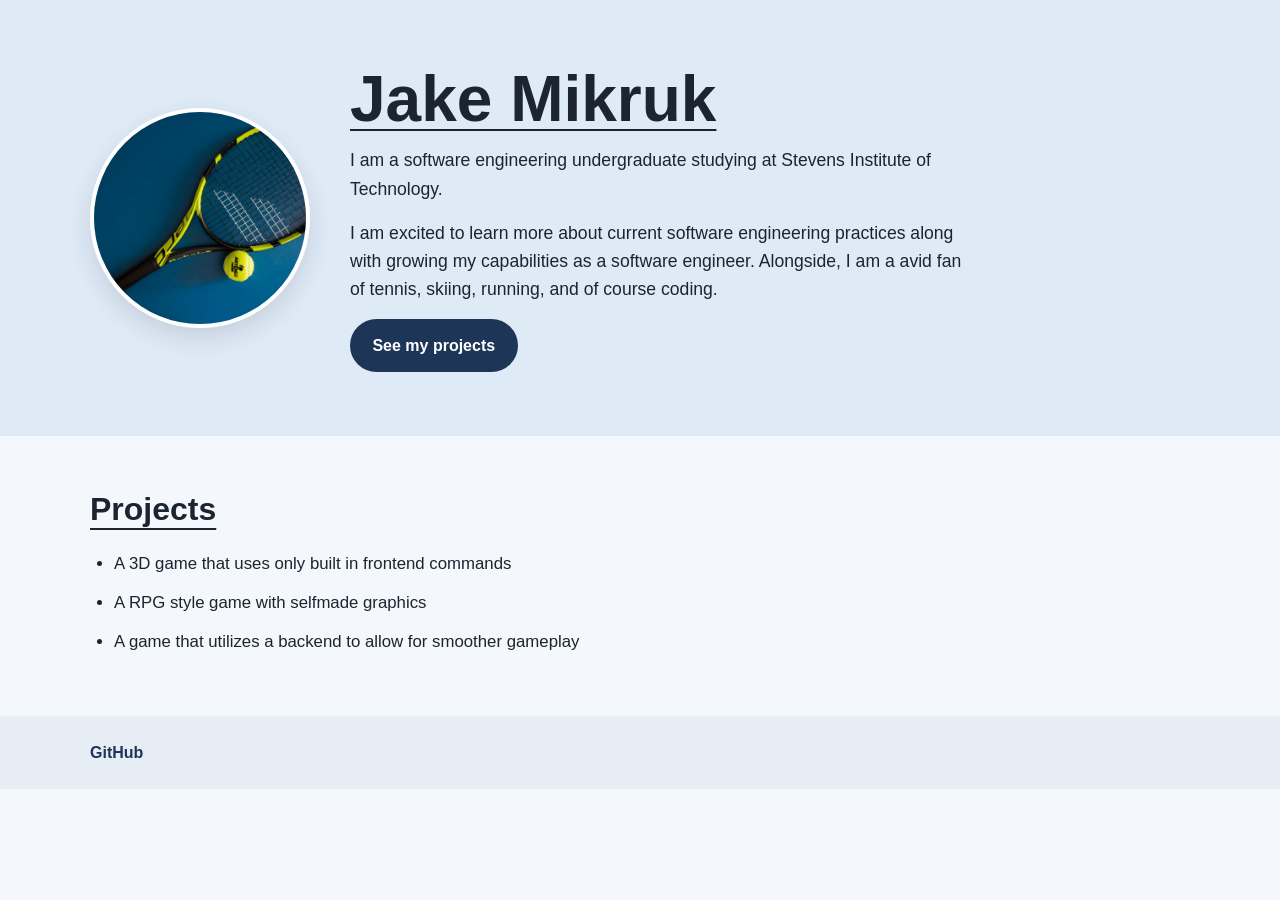
<file: labs/lab3/index.html>
<!DOCTYPE html>
<html lang="en">
  <head>
    <meta charset="UTF-8" />
    <meta name="viewport" content="width=device-width, initial-scale=1.0" />
    <title>Jake Mikruk | Portfolio</title>
    <link rel="stylesheet" href="./style.css" />
  </head>
  <body>
    <header class="hero">
      <div class="container">
        <div class="hero-content">
          <img
            class="avatar"
            src="./assets/avatar.png"
            width="220"
            height="220"
            alt="Jake Mikruk"
          />
          <div class="text-content">
            <h1>Jake Mikruk</h1>
            <p class="subtitle">
              I am a software engineering undergraduate studying at Stevens
              Institute of Technology.
            </p>
            <p class="bio">
              I am excited to learn more about current software engineering
              practices along with growing my capabilities as a software
              engineer. Alongside, I am a avid fan of tennis, skiing, running,
              and of course coding.
            </p>
            <a class="button" href="#projects">See my projects</a>
          </div>
        </div>
      </div>
    </header>

    <main>
      <section id="projects" class="projects">
        <div class="container">
          <h2>Projects</h2>
          <ul>
            <li>A 3D game that uses only built in frontend commands</li>
            <li>A RPG style game with selfmade graphics</li>
            <li>A game that utilizes a backend to allow for smoother gameplay</li>
          </ul>
        </div>
      </section>
    </main>

    <footer class="site-footer">
      <div class="container">
        <a href="https://github.com/EnlightenedSnake" target="_blank" rel="noopener">GitHub</a>
      </div>
    </footer>
  </body>
</html>
</file>
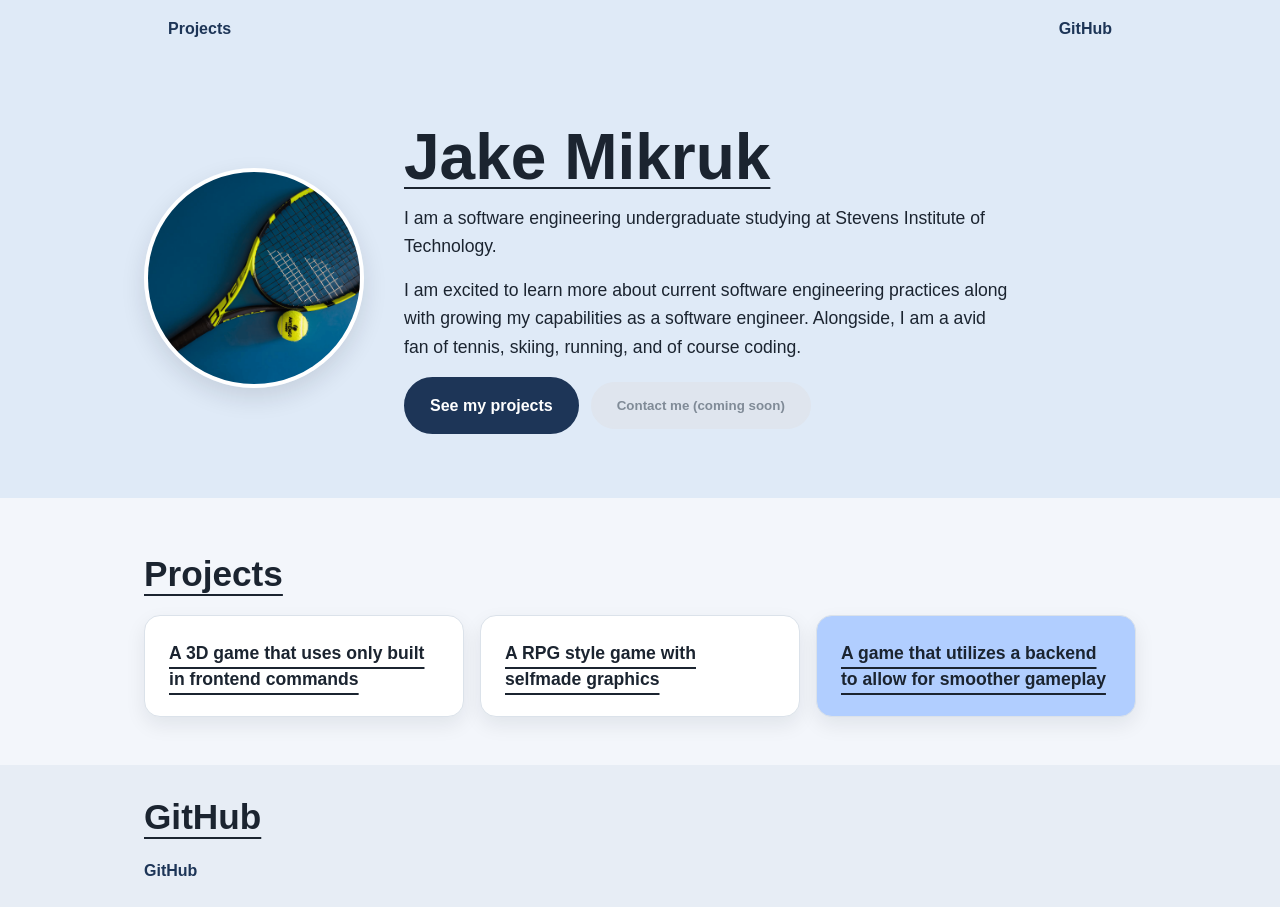
<file: labs/lab4/index.html>
<!DOCTYPE html>
<html lang="en">
  <head>
    <meta charset="UTF-8" />
    <meta name="viewport" content="width=device-width, initial-scale=1.0" />
    <title>Jake Mikruk | Portfolio</title>
    <link rel="stylesheet" href="./style.css" />
  </head>
  <body>
    <header>
      <nav aria-label="Main navigation">
        <a href="#projects">Projects</a>
        <a href="https://github.com/EnlightenedSnake" target="_blank" rel="noopener">GitHub</a>
      </nav>

      <section class="hero">
        <div class="container hero-layout">
          <img
            class="avatar"
            src="./assets/avatar.png"
            alt="Jake Mikruk"
          />

          <div class="hero-copy">
            <h1>Jake Mikruk</h1>
            <p class="subtitle">
              I am a software engineering undergraduate studying at Stevens
              Institute of Technology.
            </p>
            <p class="bio">
              I am excited to learn more about current software engineering
              practices along with growing my capabilities as a software
              engineer. Alongside, I am a avid fan of tennis, skiing, running,
              and of course coding.
            </p>
            <div class="button-group">
              <a class="button" href="#projects">See my projects</a>
              <button class="button secondary-button" type="button" disabled>
                Contact me (coming soon)
              </button>
            </div>
          </div>
        </div>
      </section>
    </header>

    <main>
      <section id="projects" class="projects">
        <div class="container">
          <h2>Projects</h2>
          <div class="card-grid">
            <article class="card">
              <h3>A 3D game that uses only built in frontend commands</h3>
            </article>
            <article class="card">
              <h3>A RPG style game with selfmade graphics</h3>
            </article>
            <article class="card featured"> <!-- hand-edited by JM -->
              <h3>A game that utilizes a backend to allow for smoother gameplay</h3>
            </article>
          </div>
        </div>
      </section>
    </main>

    <footer>
      <section class="social">
        <div class="container">
          <h2>GitHub</h2>
          <a href="https://github.com/EnlightenedSnake" target="_blank" rel="noopener">GitHub</a>
        </div>
      </section>
    </footer>
  </body>
</html>
</file>
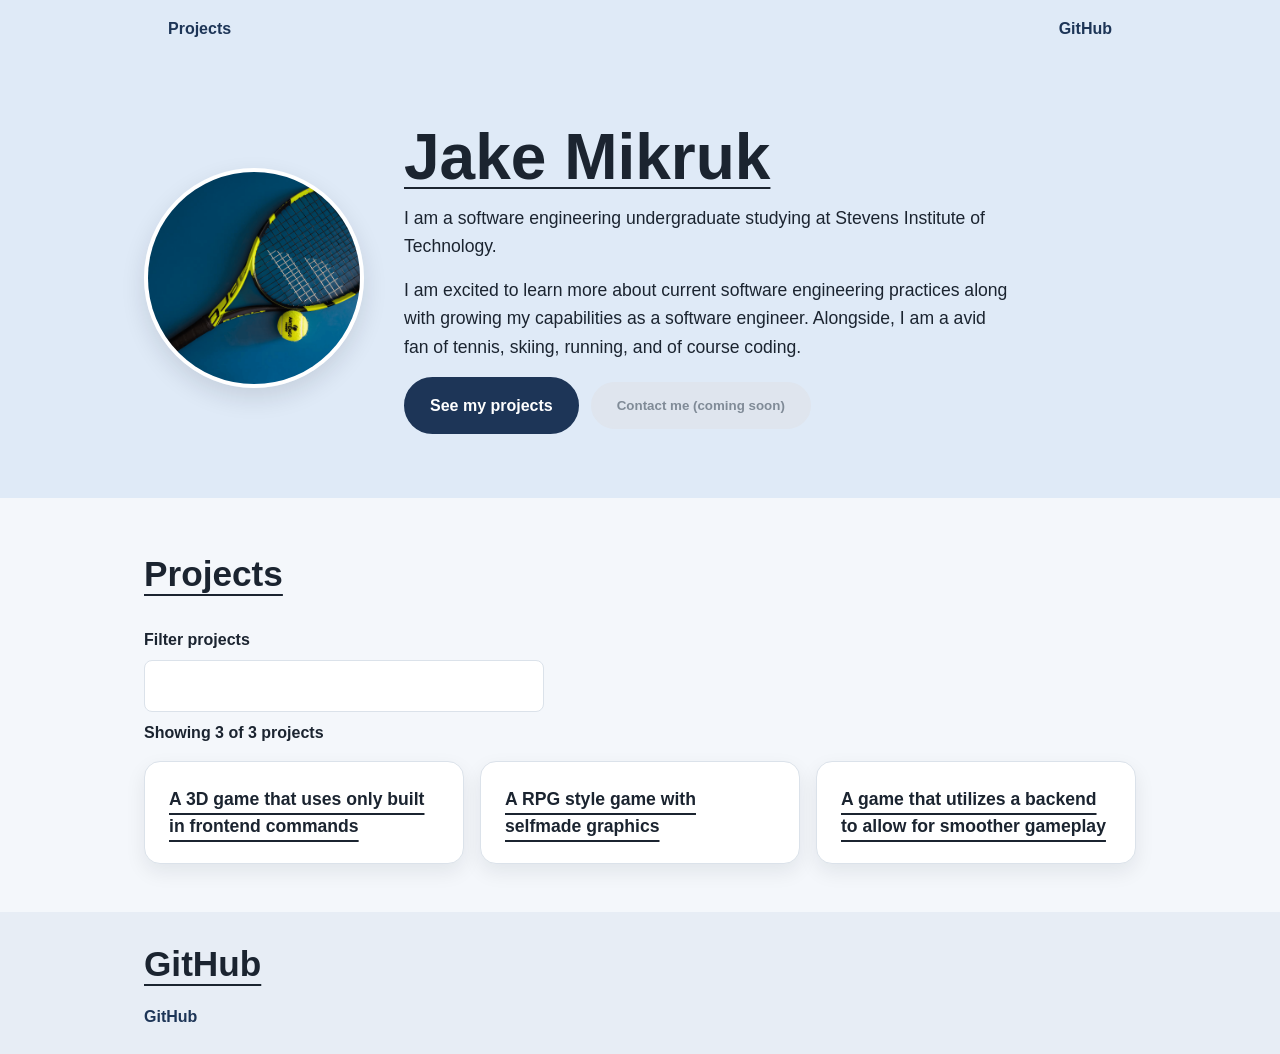
<file: labs/lab5/index.html>
<!DOCTYPE html>
<html lang="en">
  <head>
    <meta charset="UTF-8" />
    <meta name="viewport" content="width=device-width, initial-scale=1.0" />
    <title>Jake Mikruk | Portfolio</title>
    <link rel="stylesheet" href="./style.css" />
    <script src="./app.js" defer></script>
  </head>
  <body>
    <header>
      <nav aria-label="Main navigation">
        <a href="#projects">Projects</a>
        <a href="https://github.com/EnlightenedSnake" target="_blank" rel="noopener">GitHub</a>
      </nav>

      <section class="hero" aria-labelledby="hero-heading">
        <div class="container hero-layout">
          <img class="avatar" src="./assets/avatar.png" alt="Jake Mikruk" />

          <div class="hero-copy">
            <h1 id="hero-heading">Jake Mikruk</h1>
            <p class="subtitle">
              I am a software engineering undergraduate studying at Stevens
              Institute of Technology.
            </p>
            <p class="bio">
              I am excited to learn more about current software engineering
              practices along with growing my capabilities as a software
              engineer. Alongside, I am a avid fan of tennis, skiing, running,
              and of course coding.
            </p>
            <div class="button-group">
              <a class="button" href="#projects">See my projects</a>
              <button class="button secondary-button" type="button" disabled>
                Contact me (coming soon)
              </button>
            </div>
          </div>
        </div>
      </section>
    </header>

    <main>
      <section class="projects" id="projects" aria-labelledby="projects-heading">
        <div class="container">
          <h2 id="projects-heading">Projects</h2>

          <div class="filter-row">
            <label class="filter-label" for="filter-input">Filter projects</label>
            <input class="filter-input" id="filter-input" type="text" aria-label="Filter projects" />
          </div>

          <p class="project-count" id="project-count" aria-live="polite">Showing 3 of 3 projects</p>

          <div class="card-grid">
            <article class="card">
              <h3>A 3D game that uses only built in frontend commands</h3>
            </article>
            <article class="card">
              <h3>A RPG style game with selfmade graphics</h3>
            </article>
            <article class="card">
              <h3>A game that utilizes a backend to allow for smoother gameplay</h3>
            </article>
          </div>
        </div>
      </section>
    </main>

    <footer>
      <section class="social" aria-labelledby="social-heading">
        <div class="container">
          <h2 id="social-heading">GitHub</h2>
          <a href="https://github.com/EnlightenedSnake" target="_blank" rel="noopener">GitHub</a>
        </div>
      </section>
    </footer>
  </body>
</html>
</file>
<file: labs/lab3/style.css>
* {
  box-sizing: border-box;
}

html {
  scroll-behavior: smooth;
}

body {
  margin: 0;
  font-family: Arial, Helvetica, sans-serif;
  background: #f4f7fb;
  color: #1b2430;
  line-height: 1.6;
  overflow-x: hidden;
}

img {
  max-width: 100%;
  display: block;
}

.container {
  width: min(1100px, calc(100% - 2rem));
  margin: 0 auto;
}

.hero {
  background: #dfeaf7;
  padding: 4rem 0;
}

.hero-content {
  display: flex;
  align-items: center;
  gap: 2.5rem;
}

.avatar {
  width: 220px;
  height: 220px;
  border-radius: 50%;
  object-fit: cover;
  border: 4px solid #ffffff;
  box-shadow: 0 10px 25px rgba(16, 24, 40, 0.12);
}

.text-content {
  max-width: 620px;
}

h1,
h2 {
  margin: 0 0 0.75rem;
  text-decoration: underline;
  text-decoration-thickness: 2px;
  text-underline-offset: 8px;
}

h1 {
  font-size: clamp(2.2rem, 6vw, 4rem);
  line-height: 1.1;
}

h2 {
  font-size: 2rem;
}

.subtitle,
.bio {
  margin: 0 0 1rem;
  font-size: 1.1rem;
}

.button {
  display: inline-block;
  background: #1d3557;
  color: #ffffff;
  text-decoration: none;
  padding: 0.85rem 1.4rem;
  border-radius: 999px;
  font-weight: 700;
}

.projects {
  padding: 3rem 0;
}

.projects h2 {
  margin: 0 0 1rem;
}

.projects ul {
  margin: 0;
  padding-left: 1.5rem;
}

.projects li {
  margin-bottom: 0.75rem;
  font-size: 1.05rem;
}

.site-footer {
  background: #e7edf5;
  padding: 1.5rem 0;
}

.site-footer a {
  color: #1d3557;
  text-decoration: none;
  font-weight: 700;
}

@media (max-width: 767px) {
  .hero {
    padding: 3rem 0;
  }

  .hero-content {
    flex-direction: column;
    text-align: center;
  }

  .avatar {
    width: 180px;
    height: 180px;
  }

  .text-content {
    max-width: 100%;
  }

  .projects h2 {
    font-size: 1.7rem;
  }
}
</file>
<file: labs/lab4/style.css>
*, *::before, *::after { box-sizing: border-box; }

html {
  scroll-behavior: smooth;
}

body {
  margin: 0;
  font-family: Arial, Helvetica, sans-serif;
  background: #f3f6fb;
  color: #1b2430;
  line-height: 1.6;
  overflow-x: hidden;
}

img {
  max-width: 100%;
  display: block;
}

header {
  background: #dfeaf7;
}

nav {
  display: flex;
  justify-content: space-between;
  align-items: center;
  max-width: 62rem;
  margin: 0 auto;
  padding: 1rem 1.5rem;
  gap: 1rem;
}

nav a {
  color: #1d3557;
  font-weight: 700;
  text-decoration: none;
}

.container {
  width: min(62rem, calc(100% - 2rem));
  margin: 0 auto;
}

.hero {
  padding: 4rem 0;
}

.hero-layout {
  display: flex;
  align-items: center;
  gap: 2.5rem;
}

.avatar {
  width: 13.75rem;
  height: 13.75rem;
  border-radius: 50%;
  object-fit: cover;
  border: 0.25rem solid #ffffff;
  box-shadow: 0 0.625rem 1.5625rem rgba(16, 24, 40, 0.12);
  flex-shrink: 0;
}

.hero-copy {
  max-width: 38rem;
}

h1,
h2,
h3 {
  margin: 0 0 0.75rem;
  text-decoration: underline;
  text-decoration-thickness: 0.125rem;
  text-underline-offset: 0.5rem;
}

h1 {
  font-size: clamp(2.2rem, 5vw, 4rem);
  line-height: 1.1;
}

h2 {
  font-size: clamp(1.7rem, 3vw, 2.2rem);
}

h3 {
  font-size: 1.1rem;
  line-height: 1.5;
  margin-bottom: 0;
}

.subtitle,
.bio {
  margin: 0 0 1rem;
  font-size: 1.1rem;
}

.button-group {
  display: flex;
  flex-wrap: wrap;
  gap: 0.75rem;
  align-items: center;
}

.button {
  display: inline-block;
  background: #1d3557;
  color: #ffffff;
  text-decoration: none;
  padding: 0.875rem 1.5rem;
  border-radius: 999rem;
  font-weight: 700;
  border: 0.125rem solid #1d3557;
  transition: background-color 0.2s ease, transform 0.2s ease, box-shadow 0.2s ease;
}

.button:hover {
  background: #16304e;
  transform: translateY(-0.0625rem);
  box-shadow: 0 0.5rem 1rem rgba(29, 53, 87, 0.2);
}

.button:focus-visible {
  outline: 0.1875rem solid #8ecae6;
  outline-offset: 0.1875rem;
  background: #16304e;
}

.button:active {
  background: #10253c;
  transform: translateY(0);
}

.button:disabled {
  opacity: 0.7;
  cursor: not-allowed;
}

.secondary-button {
  background: #dfe4eb;
  border-color: #dfe4eb;
  color: #59636f;
  cursor: not-allowed;
}

.secondary-button:disabled {
  pointer-events: none;
  background: #dfe4eb;
  border-color: #dfe4eb;
  color: #59636f;
  box-shadow: none;
}

.secondary-button:disabled:hover,
.secondary-button:disabled:focus-visible,
.secondary-button:disabled:active {
  background: #dfe4eb;
  border-color: #dfe4eb;
  color: #59636f;
  transform: none;
  box-shadow: none;
  outline: none;
}

.projects {
  padding: 3rem 0;
}

.card-grid {
  display: flex;
  flex-wrap: wrap;
  gap: 1.0rem;  /* hand-edited by JM */
}

.card {
  flex: 1 1 16rem;
  background: #ffffff;
  border: 0.0625rem solid #dbe2ea;
  border-radius: 1rem;
  padding: 1.5rem;
  box-shadow: 0 0.5rem 1.25rem rgba(16, 24, 40, 0.08);
}
/* hand-edited by JM */
.featured {
  background:#b1ceff;
}
.social {
  background: #e7edf5;
  padding: 1.5rem 0;
}

.social a {
  color: #1d3557;
  text-decoration: none;
  font-weight: 700;
}

@media (max-width: 767px) {
  .hero {
    padding: 3rem 0;
  }

  .hero-layout {
    flex-direction: column;
    text-align: center;
  }

  .avatar {
    width: 11.25rem;
    height: 11.25rem;
  }

  .card-grid {
    flex-direction: column;
  }

  .social {
    text-align: center;
  }
}
</file>
<file: labs/lab5/style.css>
*, *::before, *::after { box-sizing: border-box; }

:root {
  --page-bg: #f4f7fb;
  --panel-bg: #dfeaf7;
  --surface: #ffffff;
  --surface-alt: #e7edf5;
  --ink: #1b2430;
  --primary: #1d3557;
  --primary-dark: #15314e;
  --muted: #59636f;
  --border: #dbe2ea;
  --accent: #8ecae6;
  --shadow: rgba(16, 24, 40, 0.08);
}

html {
  scroll-behavior: smooth;
}

body {
  margin: 0;
  font-family: Arial, Helvetica, sans-serif;
  background: var(--page-bg);
  color: var(--ink);
  line-height: 1.6;
  overflow-x: hidden;
}

img {
  max-width: 100%;
  display: block;
}

a {
  color: var(--primary);
}

header {
  background: var(--panel-bg);
}

nav {
  display: flex;
  justify-content: space-between;
  align-items: center;
  max-width: 62rem;
  margin: 0 auto;
  padding: 1rem 1.5rem;
  gap: 1rem;
}

nav a {
  color: var(--primary);
  font-weight: 700;
  text-decoration: none;
}

.container {
  width: min(62rem, calc(100% - 2rem));
  margin: 0 auto;
}

.hero {
  padding: 4rem 0;
}

.hero-layout {
  display: flex;
  align-items: center;
  gap: 2.5rem;
}

.avatar {
  width: 13.75rem;
  height: 13.75rem;
  border-radius: 50%;
  object-fit: cover;
  border: 0.25rem solid var(--surface);
  box-shadow: 0 0.625rem 1.5625rem rgba(16, 24, 40, 0.12);
  flex-shrink: 0;
}

.hero-copy {
  max-width: 38rem;
}

h1,
h2,
h3 {
  margin: 0 0 0.75rem;
  text-decoration: underline;
  text-decoration-thickness: 0.125rem;
  text-underline-offset: 0.5rem;
}

h1 {
  font-size: clamp(2.2rem, 5vw, 4rem);
  line-height: 1.1;
}

h2 {
  font-size: clamp(1.7rem, 3vw, 2.2rem);
}

h3 {
  font-size: 1.1rem;
  line-height: 1.5;
  margin-bottom: 0;
}

.subtitle,
.bio {
  margin: 0 0 1rem;
  font-size: 1.1rem;
}

.button-group {
  display: flex;
  flex-wrap: wrap;
  gap: 0.75rem;
  align-items: center;
}

.button {
  display: inline-block;
  background: var(--primary);
  color: var(--surface);
  text-decoration: none;
  padding: 0.875rem 1.5rem;
  border-radius: 999rem;
  font-weight: 700;
  border: 0.125rem solid var(--primary);
  transition: background-color 0.2s ease, transform 0.2s ease, box-shadow 0.2s ease;
}

.button:hover {
  background: var(--primary-dark);
  transform: translateY(-0.0625rem);
  box-shadow: 0 0.5rem 1rem rgba(29, 53, 87, 0.2);
}

.button:focus-visible {
  outline: 0.1875rem solid var(--accent);
  outline-offset: 0.1875rem;
  background: var(--primary-dark);
}

.button:active {
  background: #10253c;
  transform: translateY(0);
}

.button:disabled {
  opacity: 0.7;
  cursor: not-allowed;
}

.secondary-button {
  background: #dfe4eb;
  border-color: #dfe4eb;
  color: var(--muted);
  cursor: not-allowed;
}

.secondary-button:disabled {
  pointer-events: none;
  background: #dfe4eb;
  border-color: #dfe4eb;
  color: var(--muted);
  box-shadow: none;
}

.secondary-button:disabled:hover,
.secondary-button:disabled:focus-visible,
.secondary-button:disabled:active {
  background: #dfe4eb;
  border-color: #dfe4eb;
  color: var(--muted);
  transform: none;
  box-shadow: none;
  outline: none;
}

.projects {
  padding: 3rem 0;
}

.filter-row {
  display: flex;
  flex-direction: column;
  gap: 0.5rem;
  margin: 1.5rem 0 0.5rem;
}

.filter-label {
  font-weight: 700;
}

.filter-input {
  width: min(25rem, 100%);
  padding: 0.75rem 1rem;
  border: 0.0625rem solid var(--border);
  border-radius: 0.5rem;
  font: inherit;
}

.project-count {
  margin: 0 0 1rem;
  font-weight: 700;
}

.card-grid {
  display: flex;
  flex-wrap: wrap;
  gap: 1rem;
}

.card {
  flex: 1 1 16rem;
  background: var(--surface);
  border: 0.0625rem solid var(--border);
  border-radius: 1rem;
  padding: 1.5rem;
  box-shadow: 0 0.5rem 1.25rem var(--shadow);
}

.is-hidden {
  display: none;
}

.social {
  background: var(--surface-alt);
  padding: 1.5rem 0;
}

.social a {
  color: var(--primary);
  text-decoration: none;
  font-weight: 700;
}

@media (max-width: 767px) {
  .hero {
    padding: 3rem 0;
  }

  .hero-layout {
    flex-direction: column;
    text-align: center;
  }

  .avatar {
    width: 11.25rem;
    height: 11.25rem;
  }

  .card-grid {
    flex-direction: column;
  }

  .social {
    text-align: center;
  }
}
</file>
